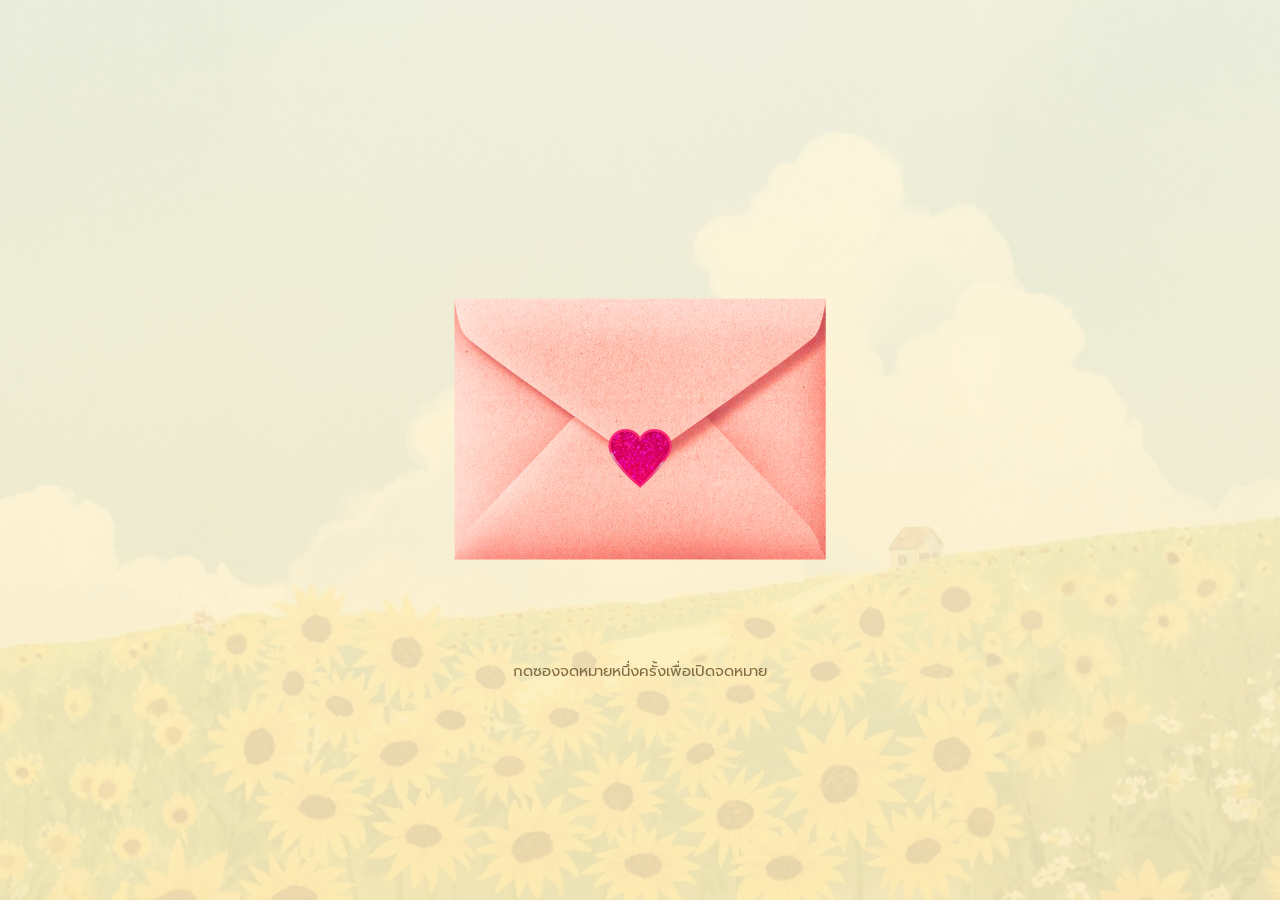
<file: index.html>
<!doctype html>
<html lang="th">
<head>
  <meta charset="utf-8" />
  <meta name="viewport" content="width=device-width, initial-scale=1.0"/>
  <title>Congratulations</title>

  <link href="https://fonts.googleapis.com/css2?family=Prompt:wght@300;500;600&display=swap" rel="stylesheet">
  <link rel="stylesheet" href="css/style.css" />
</head>

<body>

  <div class="container">
    <div class="shell center">
      <div class="page">

        <!-- ซองจดหมาย -->
        <div class="giftstage" id="giftStage">
          <img id="giftImg" src="assets/meg1.png" alt="letter">
        </div>

        <!-- ข้อความแนะนำ (ซ่อนเมื่อคลิกครั้งแรก) -->
        <p class="hint" id="hintText">
          กดซองจดหมายหนึ่งครั้งเพื่อเปิดจดหมาย
        </p>

        <!-- หลังเปิด -->
        <div class="result" id="result" style="display:none;">
          <div class="congrats">CONGRATULATIONS</div>

          <div class="next-btn-wrap">
            <a href="pass.html" class="btn">หน้าถัดไป</a>
          </div>
        </div>

      </div>
    </div>
  </div>

  <script src="js/anniversary.js"></script>
</body>
</html>
</file>
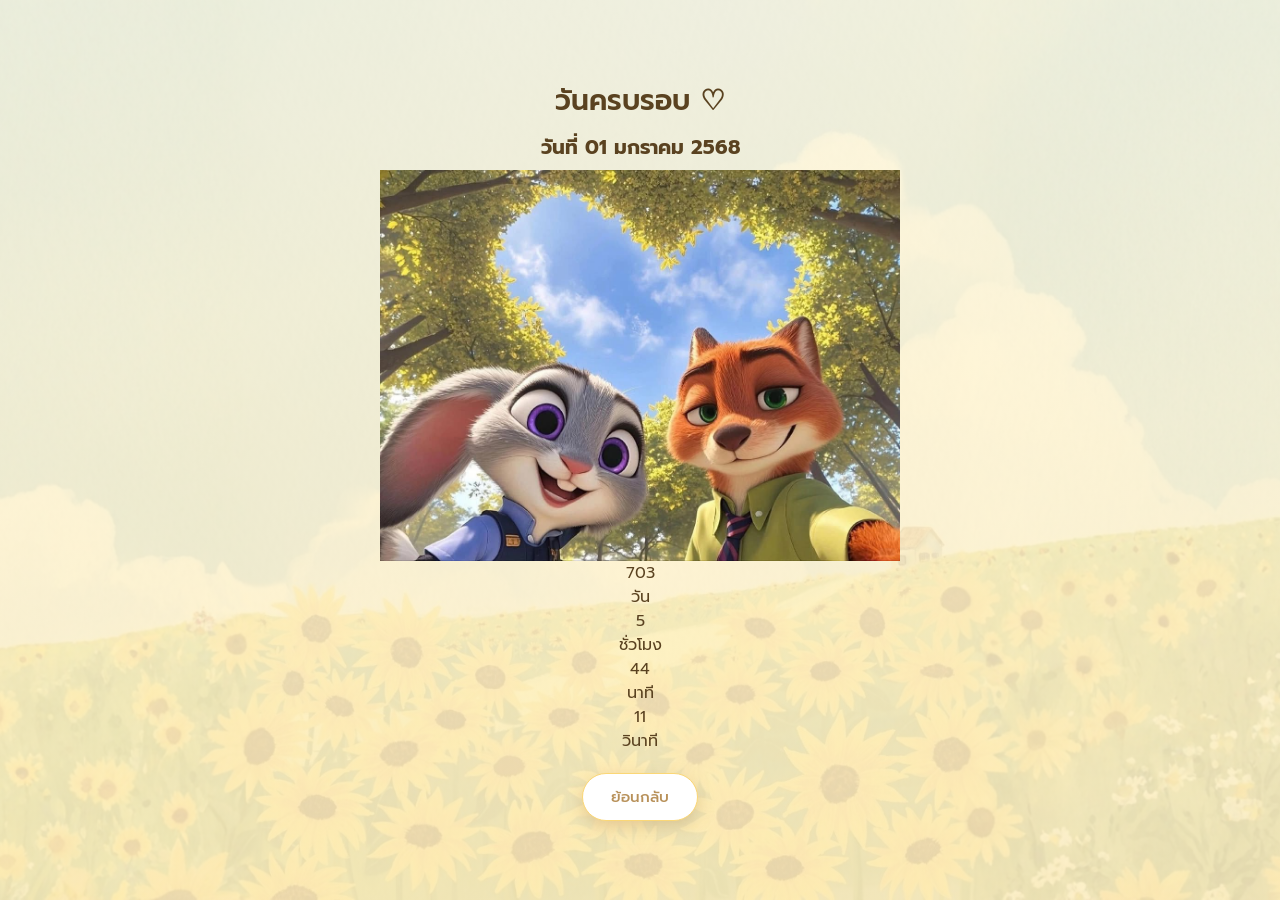
<file: days.html>
<!doctype html>
<html lang="th">
<head>
  <meta charset="utf-8" />
  <meta name="viewport" content="width=device-width,initial-scale=1" />
  <title>วันครบรอบ</title>
  <link href="https://fonts.googleapis.com/css2?family=Prompt:wght@300;400;500;600;700&display=swap" rel="stylesheet">
  <link rel="stylesheet" href="css/style.css" />
</head>
<body>
  <div class="container">
    <div class="shell center">
      <h1>วันครบรอบ ♡</h1>

      <div class="big-card">


        <!-- รูปตรงกลาง -->
           <h3> วันที่ 01 มกราคม 2568 </h3>
        <img src="assets/heart.png" class="center-img" alt="love" />

        <!-- กล่องเวลา -->
        <div class="time-grid">
          <div class="time-box">
            <div class="time-value" id="days">0</div>
            <div class="time-label">วัน</div>
          </div>

          <div class="time-box">
            <div class="time-value" id="hours">0</div>
            <div class="time-label">ชั่วโมง</div>
          </div>

          <div class="time-box">
            <div class="time-value" id="minutes">0</div>
            <div class="time-label">นาที</div>
          </div>

          <div class="time-box">
            <div class="time-value" id="seconds">0</div>
            <div class="time-label">วินาที</div>
          </div>
        </div>

        <div style="margin-top:20px;">
          <a class="btn secondary" href="menu.html">ย้อนกลับ</a>
        </div>
      </div>
    </div>
  </div>

  <script src="js/days.js"></script>
  
</body>
</html>
</file>
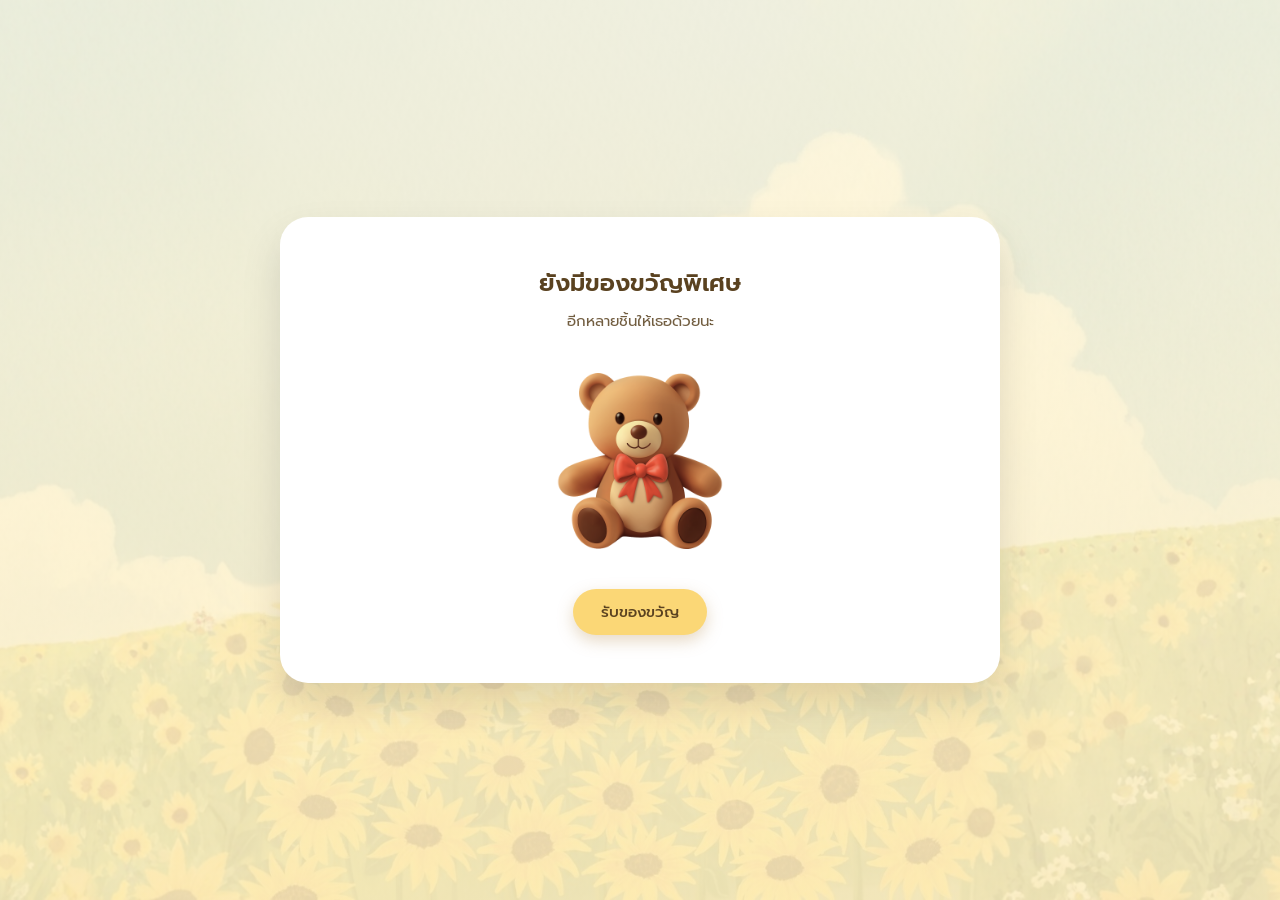
<file: gift.html>
<!doctype html>
<html lang="th">
<head>
  <meta charset="utf-8">
  <meta name="viewport" content="width=device-width, initial-scale=1.0">
  <title>ของขวัญ </title>
  <link href="https://fonts.googleapis.com/css2?family=Prompt:wght@300;400;500;600;700&display=swap" rel="stylesheet">

  <link rel="stylesheet" href="css/style.css">
</head>

<body>
  <div class="container">
     <div class="card">
    <div class="page">
    <div class="shell center big-card">
      <h2>ยังมีของขวัญพิเศษ </h2>
      <p class="subtle">อีกหลายชิ้นให้เธอด้วยนะ</p>

      <img src="assets/gif.png" class="cake-img" alt="gift gif">

      <div style="margin-top:18px;">
        <a href="menu.html" class="btn">รับของขวัญ</a>
      </div>
    </div>
  </div>
  
</body>
</html>
</file>
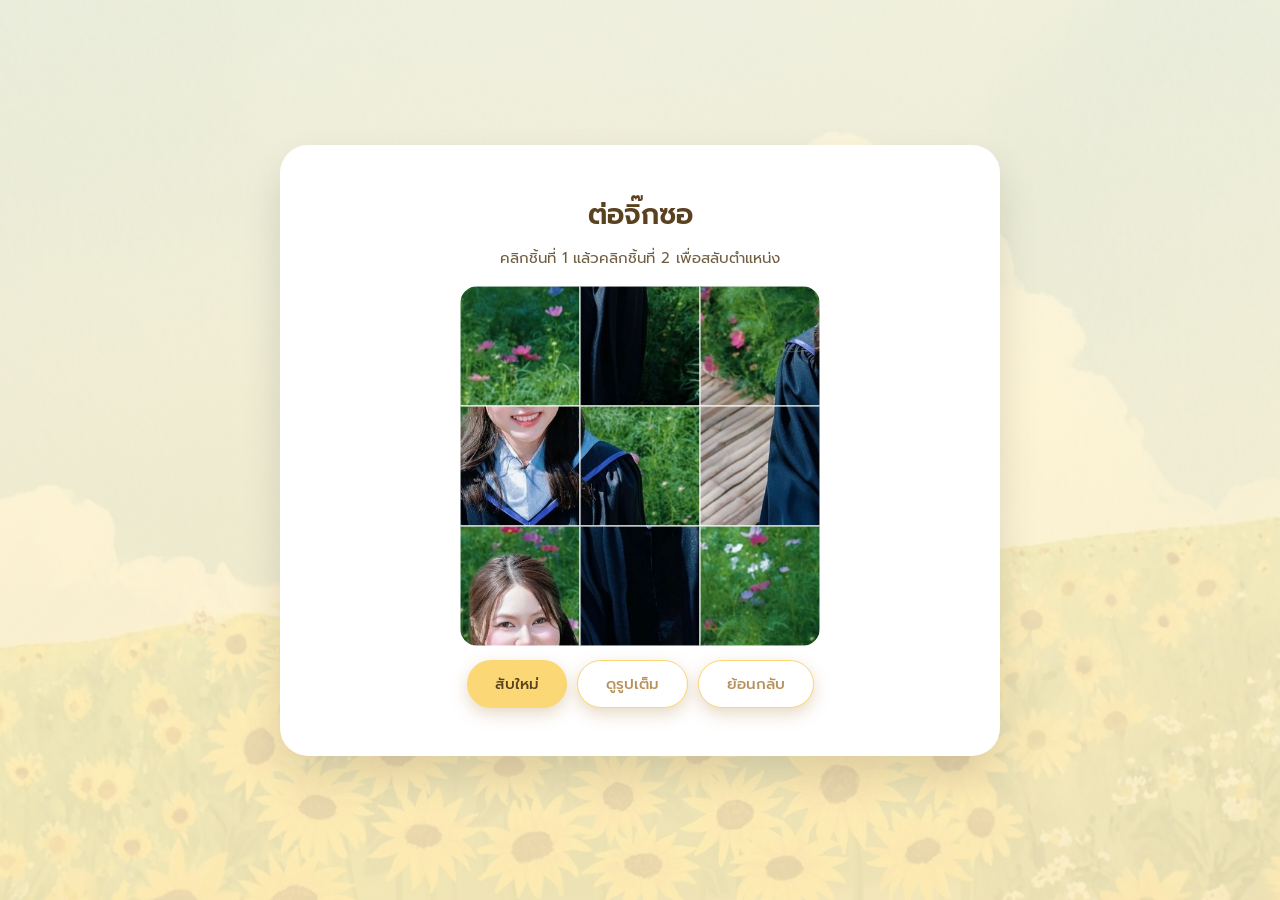
<file: jigsaw.html>
<!doctype html>
<html lang="th">
<head>
  <meta charset="utf-8" />
  <meta name="viewport" content="width=device-width,initial-scale=1" />
  <title>ต่อจิ๊กซอ</title>
  <link href="https://fonts.googleapis.com/css2?family=Prompt:wght@300;400;500;600;700&display=swap" rel="stylesheet">

  <link rel="stylesheet" href="css/style.css" />
</head>
<body>
  <div class="container">
     <div class="card">
    <div class="page">
    <div class="shell center">
      <h1>ต่อจิ๊กซอ</h1>
      <p class="subtle">คลิกชิ้นที่ 1 แล้วคลิกชิ้นที่ 2 เพื่อสลับตำแหน่ง</p>

      <div class="canvas-wrap">
        <canvas id="puzzle" width="600" height="600"></canvas>
      </div>

      <div style="margin-top:14px; display:flex; gap:10px; justify-content:center; flex-wrap:wrap;">
        <button class="btn" id="shuffleBtn">สับใหม่</button>
        <button class="btn secondary" id="showHintBtn">ดูรูปเต็ม</button>
        <a class="btn secondary" href="menu.html">ย้อนกลับ</a>
      </div>
    </div>
  </div>

  <div class="modal-backdrop" id="modalBackdrop">
    <div class="modal center">
      <h3>รูปเต็ม (ใบ้)</h3>
      <img src="assets/puzzle.jpg" alt="hint" style="width:100%; border-radius:18px;" />
      <div class="row">
        <button class="btn" id="closeModalBtn">ปิด</button>
      </div>
    </div>
  </div>

  <script src="js/jigsaw.js"></script>
  
</body>
</html>
</file>
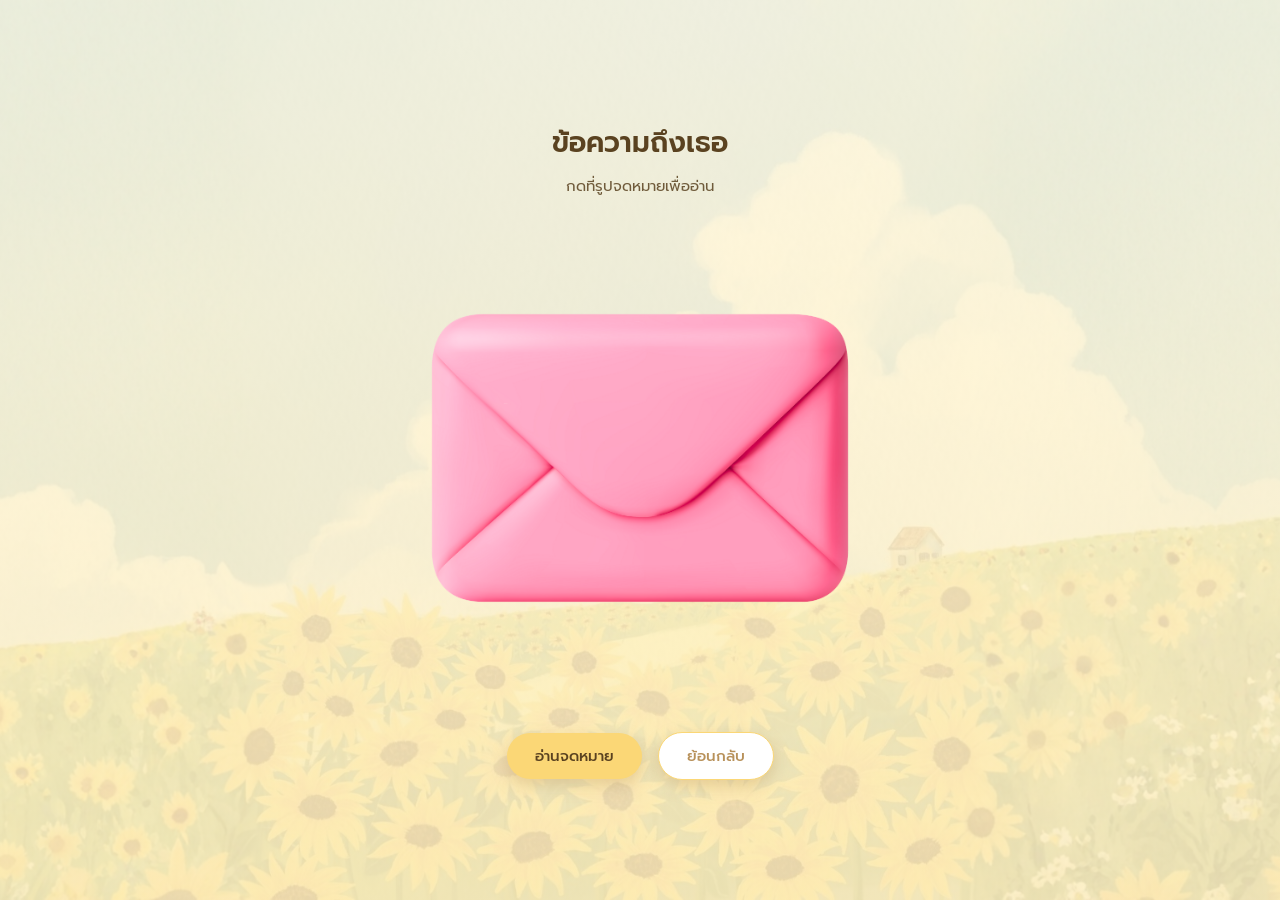
<file: letter.html>
<!doctype html>
<html lang="th">
<head>
  <meta charset="utf-8" />
  <meta name="viewport" content="width=device-width,initial-scale=1" />
  <title>ข้อความถึงเธอ</title>
  <link rel="stylesheet" href="css/style.css" />
</head>
<body>
  <div class="container">
    <div class="shell center">
      <h1>ข้อความถึงเธอ</h1>
      <div class="big-card">
        <p class="subtle">กดที่รูปจดหมายเพื่ออ่าน</p>

        <img
  src="assets/lettercover.png"
  alt="letter"
  id="openLetter"
  class="letter-img"
/>

        <div style="margin-top:14px;">
          <button class="btn" id="readBtn">อ่านจดหมาย</button>
          <a class="btn secondary" href="menu.html" style="margin-left:10px;">ย้อนกลับ</a>
        </div>
      </div>
    </div>
  </div>

  <div class="modal-backdrop" id="modalBackdrop">
    <div class="modal">
      <h3>ข้อความถึงเธอ 💌</h3>
      <p id="letterText"></p>
      <div class="row">
        <button class="btn" id="closeModalBtn">ปิด</button>
      </div>
    </div>
  </div>

  <script src="js/letter.js"></script>
  
</body>
</html>
</file>
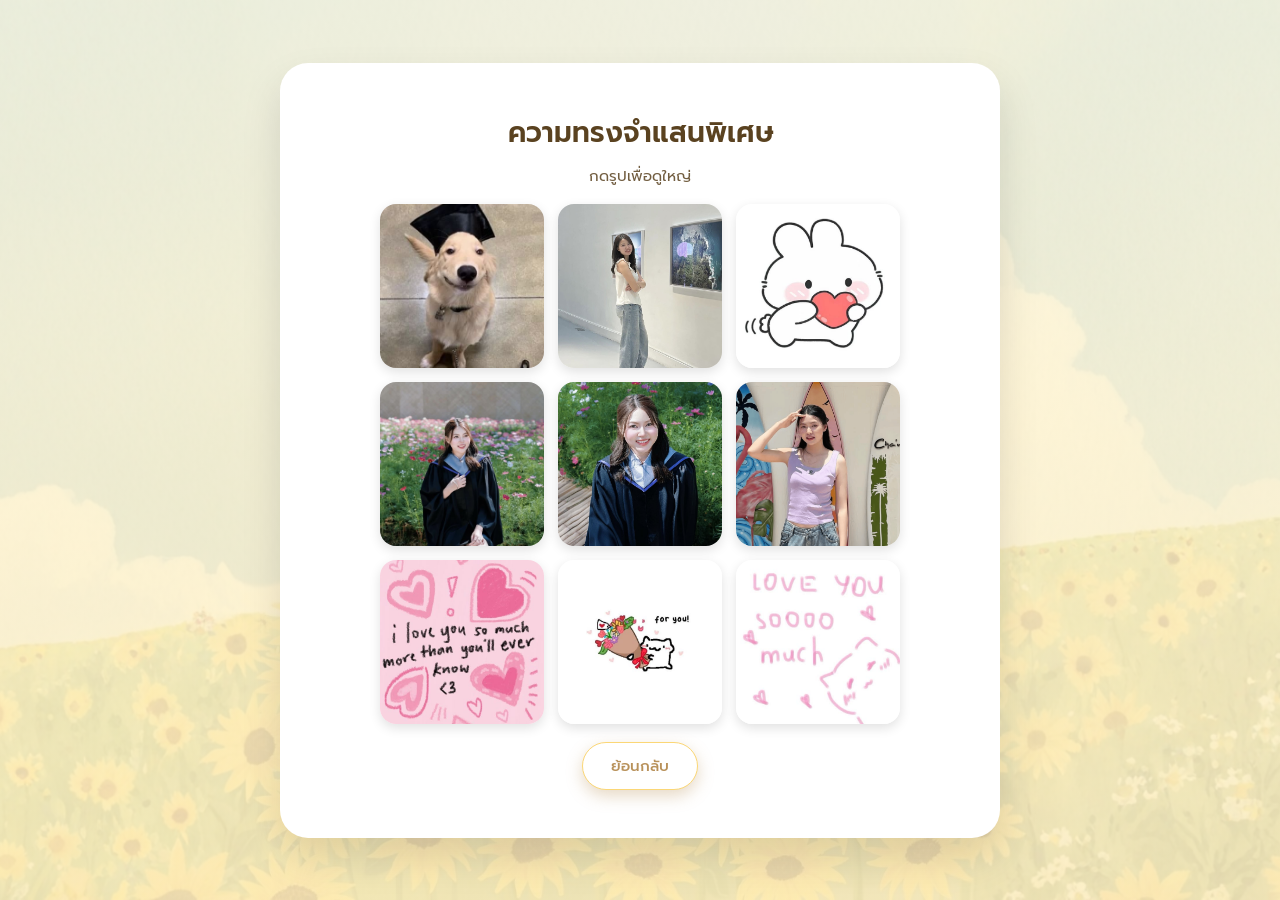
<file: memories.html>
<!doctype html>
<html lang="th">
<head>
  <meta charset="utf-8" />
  <meta name="viewport" content="width=device-width,initial-scale=1" />
  <title>ความทรงจำแสนพิเศษ</title>
  <link href="https://fonts.googleapis.com/css2?family=Prompt:wght@300;400;500;600;700&display=swap" rel="stylesheet">

  <link rel="stylesheet" href="css/style.css" />
</head>
<body>
  <div class="container">
     <div class="card">
    <div class="page">
    <div class="shell center">
      <h1>ความทรงจำแสนพิเศษ</h1>
      <p class="subtle">กดรูปเพื่อดูใหญ่</p>

      <div class="gallery" id="gallery"></div>

      <div style="margin-top:18px;">
        <a class="btn secondary" href="menu.html">ย้อนกลับ</a>
      </div>
    </div>
  </div>

  <div class="modal-backdrop" id="modalBackdrop">
    <div class="modal center">
      <img id="bigImg" alt="memory" style="width:100%; border-radius:18px; box-shadow: var(--shadow-soft);" />
      <div class="row">
        <button class="btn" id="closeModalBtn">ปิด</button>
      </div>
    </div>
  </div>

  <script src="js/memories.js"></script>
  
</body>
</html>
</file>
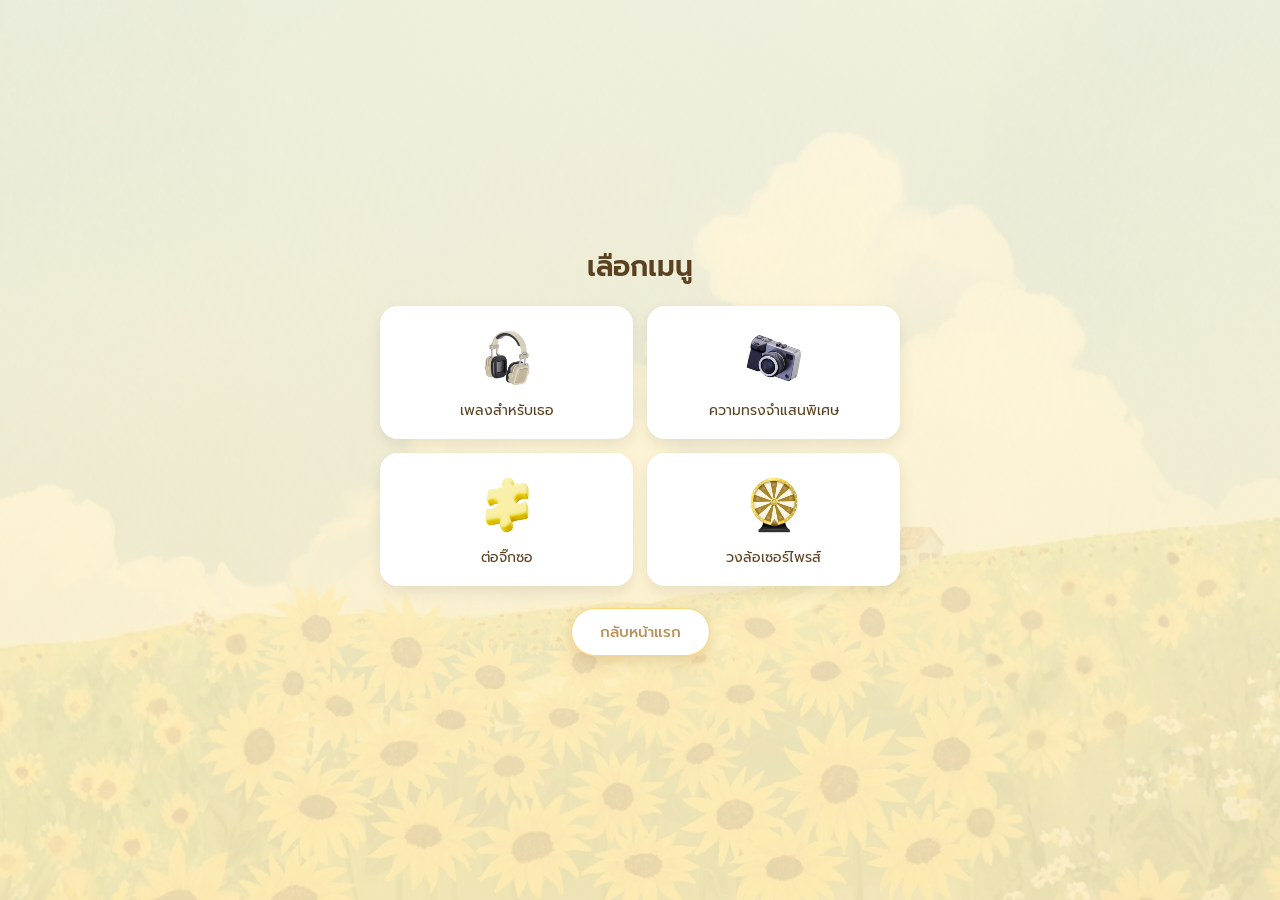
<file: menu.html>
<!doctype html>
<html lang="th">
<head>
  <meta charset="utf-8" />
  <meta name="viewport" content="width=device-width,initial-scale=1" />
  <title>เลือกเมนู</title>
  <link href="https://fonts.googleapis.com/css2?family=Prompt:wght@300;400;500;600;700&display=swap" rel="stylesheet">

  <link rel="stylesheet" href="css/style.css" />
</head>

<body>
  <div class="container">
    
    <div class="shell center">
      <h1>เลือกเมนู</h1>

      <div class="menu-grid">


        <a class="menu-item white" href="music.html">
          <img src="assets/3.png" class="menu-icon">
          <div class="label">เพลงสำหรับเธอ</div>
        </a>


        <a class="menu-item white" href="memories.html">
          <img src="assets/4.png" class="menu-icon">
          <div class="label">ความทรงจำแสนพิเศษ</div>
        </a>

        <a class="menu-item white" href="jigsaw.html">
          <img src="assets/5.png" class="menu-icon">
          <div class="label">ต่อจิ๊กซอ</div>
        </a>

        <a class="menu-item white" href="wheel.html">
          <img src="assets/6.png" class="menu-icon">
          <div class="label">วงล้อเซอร์ไพรส์</div>
        </a>

      </div>

      <div style="margin-top:22px;">
        <a class="btn secondary" href="index.html">กลับหน้าแรก</a>

      </div>
    </div>
  </div>
  <div class="bg-heart-layer">
</div>
</body>
</html>
</file>
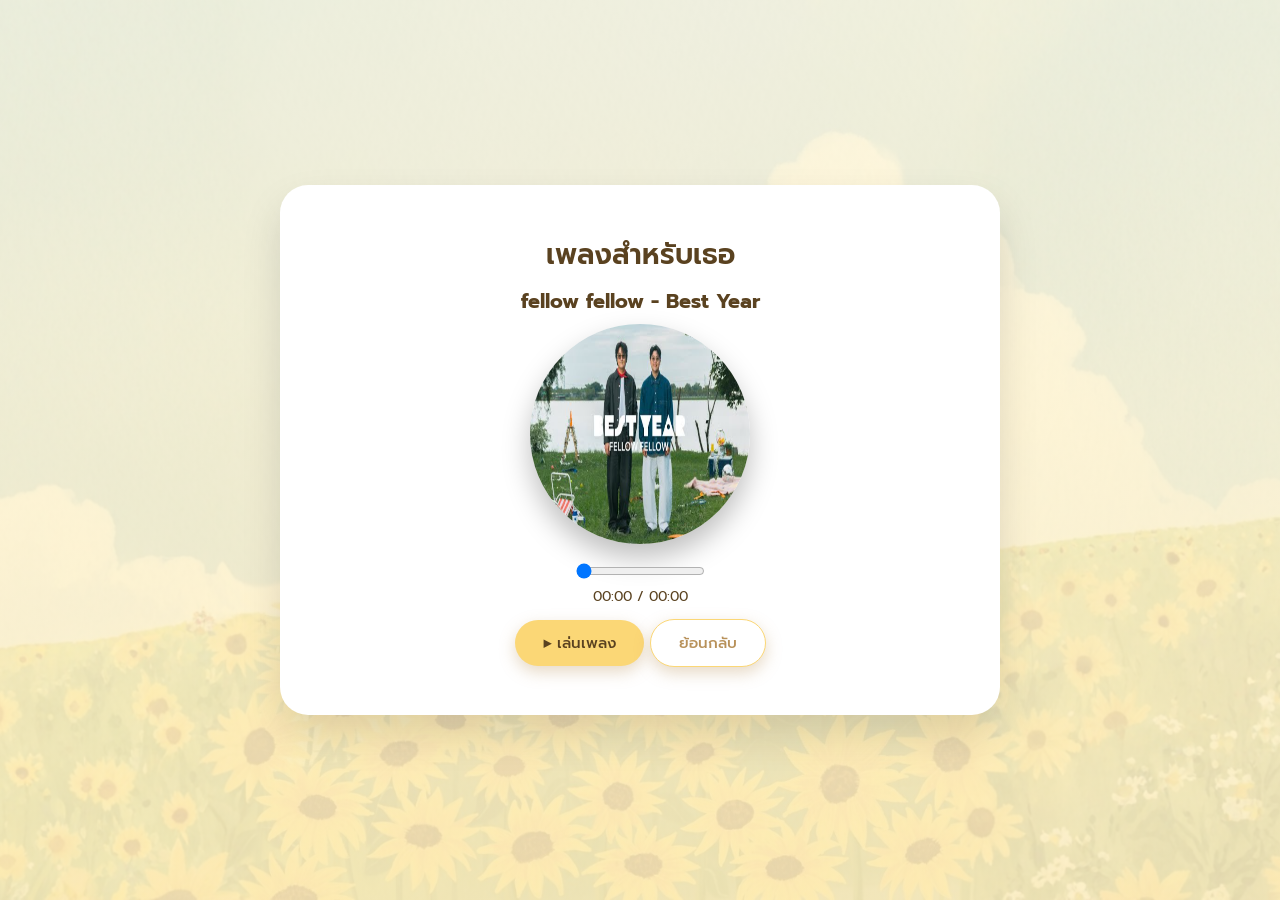
<file: music.html>
<!doctype html>
<html lang="th">
<head>
  <meta charset="utf-8">
  <meta name="viewport" content="width=device-width, initial-scale=1">
  <title>เพลงสำหรับเธอ</title>

  <link href="https://fonts.googleapis.com/css2?family=Prompt:wght@300;500;600&display=swap" rel="stylesheet">
  <link rel="stylesheet" href="css/style.css">
</head>
<body>

<div class="container">
   <div class="card">
    <div class="page">
  <div class="shell center">
     <h1>เพลงสำหรับเธอ </h1>
       <h3>fellow fellow - Best Year</h3>

    <div class="vinyl-wrap">
      <img src="assets/vinyl.png" class="vinyl" id="vinyl">
    </div>

    <audio id="music" src="assets/song.mp3"></audio>

    <input type="range" id="progress" value="0">
    <div style="font-size:14px;margin-bottom:12px;">
      <span id="currentTime">00:00</span> /
      <span id="duration">00:00</span>
    </div>

    <button class="btn" id="playBtn">▶ เล่นเพลง</button>
    <a class="btn secondary" href="menu.html">ย้อนกลับ</a>
  </div>
</div>

<script src="js/music.js"></script>
</body>
</html>
</file>
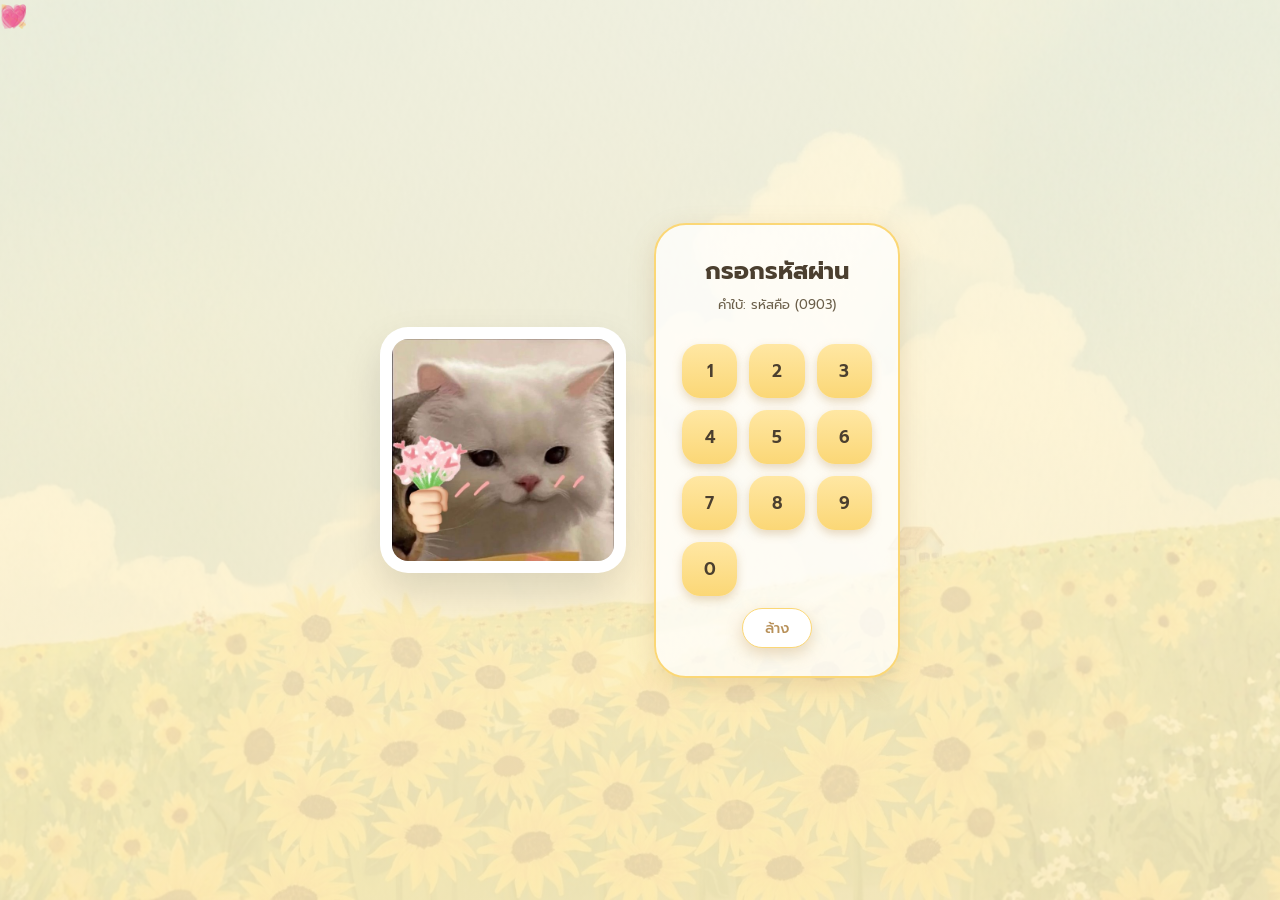
<file: pass.html>
<!doctype html>
<html lang="th">
<head>
  <meta charset="utf-8" />
  <meta name="viewport" content="width=device-width,initial-scale=1" />
  <title>ใส่รหัสผ่าน</title>
  <link href="https://fonts.googleapis.com/css2?family=Prompt:wght@300;400;500;600;700&display=swap" rel="stylesheet">

  <link rel="stylesheet" href="css/style.css" />
</head>

<body>
  <div class="container">
    <div class="shell">

      <!-- layout ซ้ายรูป ขวาใส่รหัส -->
      <div class="pass-layout">

        <!-- ฝั่งรูป -->
        <div class="pass-image">
          <img src="assets/pic1.png" alt="cute gif">
        </div>

        <!-- ฝั่งใส่รหัส -->
        <div class="pink-panel pass-box center">
          <h2>กรอกรหัสผ่าน</h2>
          <div class="note">คำใบ้: รหัสคือ (0903)</div>

          <div class="digits" id="digits"></div>
          <div class="keypad" id="keypad"></div>

          <div style="margin-top:12px;">
            <button class="btn secondary" id="clearBtn">ล้าง</button>
          </div>
        </div>

      </div>
    </div>
  </div>

  <!-- modal -->
  <div class="modal-backdrop" id="modalBackdrop">
    <div class="modal center">
      <h3 id="modalTitle">ลองใหม่</h3>
      <p id="modalMsg">รหัสไม่ถูกต้อง ลองใหม่อีกครั้งนะ</p>
      <div class="row">
        <button class="btn" id="closeModalBtn">ปิด</button>
      </div>
    </div>
  </div>

  <script src="js/pass.js"></script>
  <div class="bg-heart-layer">
  <span>💗</span>
  <span>💖</span>
  <span>💕</span>
  <span>💘</span>
  <span>💞</span>
  <span>💓</span>
</div>
</body>
</html>
</file>
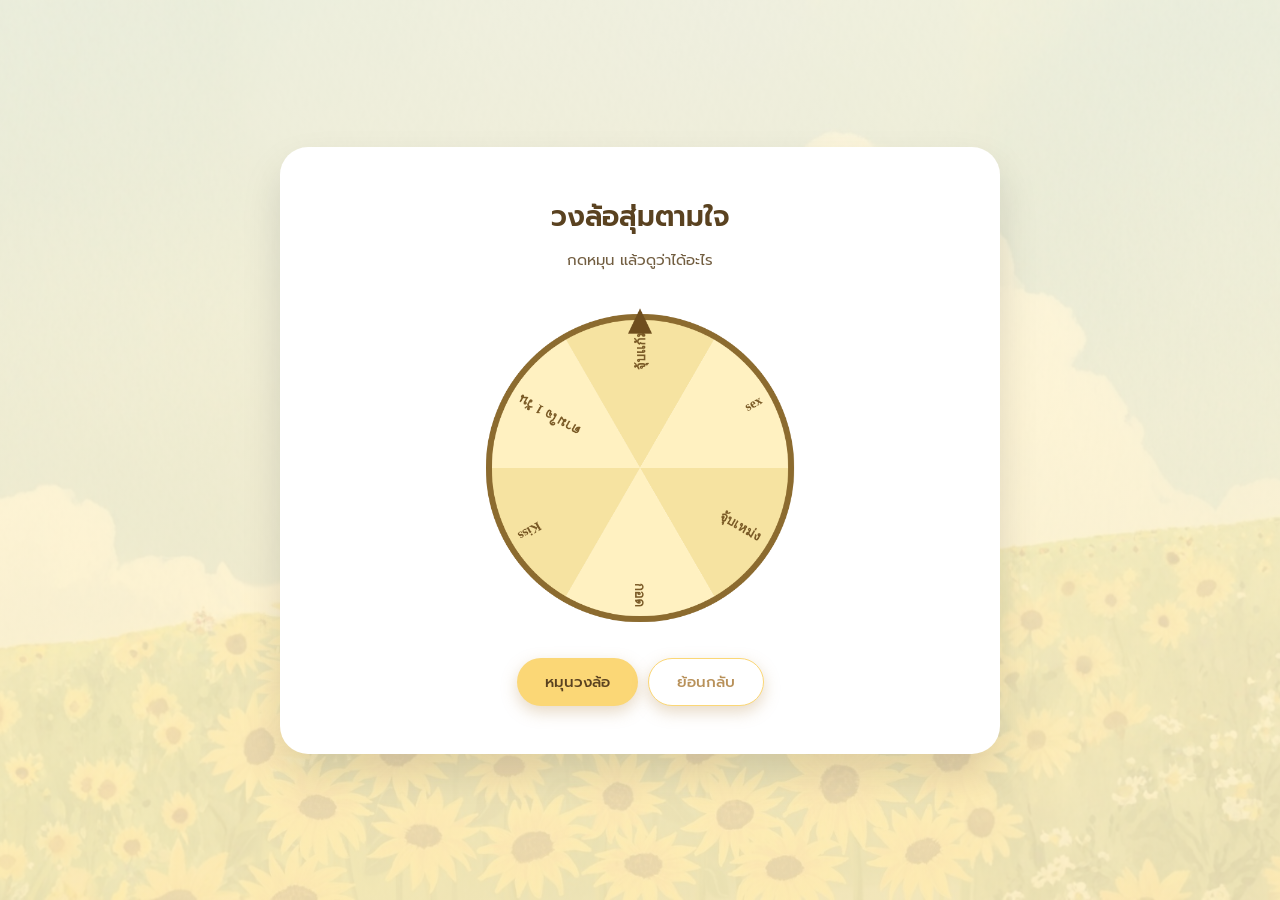
<file: wheel.html>
<!doctype html>
<html lang="th">
<head>
  <meta charset="utf-8" />
  <meta name="viewport" content="width=device-width,initial-scale=1" />
  <title>วงล้อสุ่มตามใจ</title>
  <link href="https://fonts.googleapis.com/css2?family=Prompt:wght@300;400;500;600;700&display=swap" rel="stylesheet">

  <link rel="stylesheet" href="css/style.css" />
</head>
<body>
  <div class="container">
     <div class="card">
    <div class="page">
    <div class="shell center">
      <h1>วงล้อสุ่มตามใจ</h1>
      <p class="subtle">กดหมุน แล้วดูว่าได้อะไร </p>

      <div class="wheel-wrap">
        <canvas id="wheel" width="600" height="600"></canvas>
        

        <div style="margin-top:10px; display:flex; gap:10px; justify-content:center; flex-wrap:wrap;">
          <button class="btn" id="spinBtn">หมุนวงล้อ</button>
          <a class="btn secondary" href="menu.html">ย้อนกลับ</a>
        </div>
      </div>
    </div>
  </div>

  <div class="modal-backdrop" id="modalBackdrop">
    <div class="modal center">
      <h3>ผลลัพธ์ของวงล้อคือ…</h3>
      <p id="resultText" style="font-size:18px; font-weight:800; color:#c9933d;"></p>
      <div class="row">
        <button class="btn" id="closeModalBtn">ปิด</button>
      </div>
    </div>
  </div>

  <script src="js/wheel.js"></script>
</div>
</body>
</html>
</file>
<file: css/style.css>
/* =====================================================
   FONT (GLOBAL)
===================================================== */
@import url('https://fonts.googleapis.com/css2?family=Prompt:wght@300;400;500;600;700&display=swap');


/* =====================================================
   RESET + BASE
===================================================== */
*{
  box-sizing:border-box;
  margin:0;
  padding:0;
  font-family:"Prompt", sans-serif;
}

html, body{
  width:100%;
  height:100%;
  overflow-x:hidden;
  color:#5a4220;
  background:#fff7da;
}

img{
  max-width:100%;
  display:block;
  height:auto;
}

a{
  color:inherit;
  text-decoration:none;
}


/* =====================================================
   BACKGROUND
===================================================== */
body{
  background:
    linear-gradient(180deg,rgba(255,247,218,.85),rgba(253,238,194,.85)),
    url("../assets/background.png") center/cover no-repeat fixed;

  display:flex;
  justify-content:center;
  align-items:center;
}


/* =====================================================
   LAYOUT CORE (LOCK SIZE ALL PAGES)
===================================================== */
.container{
  width:100%;
  min-height:100vh;
  display:flex;
  align-items:center;
  justify-content:center;
  padding:16px;
}

.shell{
  width:100%;
  max-width:520px;        /* 🔒 ล็อกความกว้าง */
  margin-inline:auto;

  background:rgba(255,255,255,0.65);
  backdrop-filter: blur(10px);

  border-radius:26px;
  padding:26px 22px 30px;

  border:1px solid rgba(255,255,255,0.9);
  box-shadow:0 14px 34px rgba(0,0,0,.12);

  position:relative;
  z-index:2;
}

.center{ text-align:center; }


/* =====================================================
   TYPOGRAPHY
===================================================== */
h1{
  font-size:28px;
  font-weight:600;
  margin-bottom:10px;
}

h2{
  font-size:24px;
  font-weight:600;
  margin-bottom:8px;
}

h3{
  font-size:20px;
  margin-bottom:8px;
}

p{
  font-size:15px;
  line-height:1.6;
}

.subtle{
  opacity:.85;
}

.small{
  font-size:13px;
  opacity:.75;
}


/* =====================================================
   BUTTONS
===================================================== */
.btn{
  display:inline-block;
  padding:12px 28px;
  border-radius:999px;
  font-size:15px;
  font-weight:500;
  border:none;
  cursor:pointer;

  background:#fbd776;
  color:#5a4220;

  box-shadow:0 6px 16px rgba(185,145,90,.35);
  transition:.2s ease;
}

.btn:hover{ filter:brightness(1.05); }
.btn:active{ transform:scale(.97); }

.btn.secondary{
  background:#fff;
  color:#b8915a;
  border:1px solid #fbd776;
}


/* =====================================================
   PAGE COMMON
===================================================== */
.page{
  width:100%;
}


/* ===============================
   GIFT IMAGE – FULL SCREEN FEEL
=============================== */

.giftstage{
  display:flex;
  justify-content:center;
  align-items:center;
}

/* ขนาดปกติ (meg1 / meg2) */
.giftstage img{
  width:150vw;          /* 🔥 ใหญ่กว่าของเดิม */
  max-width:600px;     /* กันใหญ่เกินบนจอใหญ่ */
  height:auto;
  transition:.45s ease;
}

/* ===============================
   FINAL IMAGE (meg3)
=============================== */
.gift-stage.final-open img{
  width:105vw;         /* 🔥 เต็มจอ */
  max-width:none;     /* ไม่จำกัดขนาด */
}

/* มือถือ */
@media (max-width:480px){
  .gift-stage img{
    width:98vw;        /* เกือบเต็มจอ */
  }

  .gift-stage.final-open img{
    width:100vw;       /* 🔥 เต็มหน้าจอ */
  }
}


.congrats{
  font-size:26px;
  font-weight:700;
  margin-bottom:14px;
  color:#b8915a;
}

.next-btn-wrap{
  margin-top:12px;
}
/* ===== Gift letter (mobile) ===== */
@media (max-width:480px){
  .gift-stage img{
    width:86vw;
    max-width:320px;
  }
}



/* =====================================================
   PASSWORD PAGE
===================================================== */
/* ===== Layout ===== */
.pass-layout{
  display:grid;
  grid-template-columns:1fr 1fr;
  gap:28px;
  align-items:stretch;
}
.pass-image,
.pass-box{
  width:100%;
}
@media (max-width:860px){
  .pass-layout{
    grid-template-columns:1fr;
  }
}


/* ===== Image side ===== */
.pass-image{
  flex:1;
  display:flex;
  justify-content:center;
  align-items:center;
}

.pass-image img{
  width:100%;
  max-width:360px;
  border-radius:28px;
  background:#ffffff;
  padding:12px;
  box-shadow:0 18px 40px rgba(0,0,0,.12);
}

/* ===== Password panel ===== */
.pass-box{
  flex:1;
  background:linear-gradient(135deg,#faf7f2,#f0ebe3);
  border-radius:32px;
  padding:28px 26px;
  box-shadow:0 24px 50px rgba(0,0,0,.15);
  text-align:center;
}

.pass-box h2{
  margin:0 0 6px;
  font-weight:700;
  color:#4b3f2f;
}

.pass-box .note{
  font-size:13px;
  color:#6b5f4a;
  margin-bottom:14px;
}

/* ===== dots ===== */
.digits{
  display:flex;
  justify-content:center;
  gap:10px;
  margin-bottom:16px;
}

.digits span{
  width:14px;
  height:14px;
  border-radius:50%;
  background:#d6cfc2;
  box-shadow:inset 0 0 0 2px #bfb7a6;
}

/* ===== keypad ===== */
.keypad{
  display:grid;
  grid-template-columns:repeat(3,1fr);
  gap:12px;
}

.keypad button{
  border:none;
  border-radius:18px;
  padding:14px 0;
  font-size:17px;
  font-weight:600;
  background:#ffffff;
  color:#4b3f2f;
  cursor:pointer;
  box-shadow:0 8px 18px rgba(0,0,0,.12);
  transition:.2s;
}

.keypad button:hover{
  transform:translateY(-2px);
  background:#f4f2ee;
}

/* ===== clear button ===== */
#clearBtn{
  border-radius:22px;
  padding:8px 22px;
}

/* ===== Responsive ===== */
@media (max-width:860px){
  .pass-layout{
    flex-direction:column;
  }

  .pass-image img{
    max-width:280px;
  }
}



/* =====================================================
   GIFT PAGE
===================================================== */
.big-card{
  width:100%;
}

.cake-img{
  width:220px;
  max-width:85%;
  margin:18px auto 0;
}


/* =====================================================
   MENU PAGE
===================================================== */
.menu-grid{
  width:100%;
  max-width:520px;
  margin:18px auto 0;

  display:grid;
  grid-template-columns:repeat(2,1fr);
  gap:14px;
}

.menu-item{
  background:#fff;
  border-radius:18px;
  padding:18px 12px;
  text-align:center;
  box-shadow:0 6px 16px rgba(0,0,0,.08);
  transition:.2s ease;
}

.menu-item:hover{
  transform:translateY(-4px);
}

.menu-icon{
  width:68px;
  margin:0 auto 8px;
}

.label{
  font-size:14px;
}


/* =====================================================
   MUSIC PAGE
===================================================== */
.music-wrap{
  margin:20px auto;
}

.vinyl-wrap{
  width:220px;
  height:220px;
  margin:0 auto 18px;
}

.vinyl{
  width:100%;
  height:100%;
  border-radius:50%;
  box-shadow:0 14px 28px rgba(0,0,0,.25);
  animation:none; /* ห้ามหมุนเอง */
}

/* หมุนเฉพาะตอนมี class spin */
.vinyl.spin{
  animation:spin 6s linear infinite;
}

@keyframes spin{
  from{ transform:rotate(0deg); }
  to{ transform:rotate(360deg); }
}

/* mobile */
@media(max-width:480px){
  .vinyl-wrap{
    width:180px;
    height:180px;
  }
}


/* ===============================
   MEMORY GALLERY – EQUAL SIZE
=============================== */
/* ===== MEMORY GALLERY FIX ===== */
.gallery{
  display:grid;
  grid-template-columns: repeat(3, 1fr);
  gap:14px;
  margin-top:16px;
}


@media(max-width:600px){
  .gallery{
    grid-template-columns: 1fr;
  }

  .gallery img{
    max-width:320px;
    margin:0 auto;
  }
}


.gallery img{
  width:100%;
  aspect-ratio: 1 / 1;     /* 🔥 บังคับเป็นสี่เหลี่ยมจตุรัส */
  object-fit: cover;      /* 🔥 ครอบรูป ไม่ยืด */
  border-radius:16px;     /* ขอบมน */
  cursor:pointer;
  box-shadow:0 4px 12px rgba(0,0,0,.12);
  transition:.25s ease;
}

.gallery img:hover{
  transform:scale(1.03);
}


/* hover นิดเดียวให้ดูมีชีวิต */
.gallery img:hover{
  transform:scale(1.05);
}


/* =====================================================
   JIGSAW PAGE
===================================================== */
.jigsaw-wrap{
  width:100%;
  padding:10px;
}

.jigsaw-wrap canvas{
  width:100%;
  border-radius:18px;
  display:block;
}


/* ===============================
   WHEEL CANVAS FIT CARD
=============================== */
.wheel-wrap{
  width:100%;
  max-width:100%;
  display:flex;
  flex-direction:column;
  align-items:center;
  margin-top:16px;
}

/* canvas วงล้อ */
.wheel-wrap canvas{
  width:100%;
  max-width:360px;       /* พอดีการ์ดแนวตั้ง */
  height:auto;
  aspect-ratio:1 / 1;   /* วงกลมไม่เบี้ยว */
  border-radius:50%;
}


/* =====================================================
   MODAL
===================================================== */
.modal-backdrop{
  position:fixed;
  inset:0;
  background:rgba(0,0,0,.4);
  display:none;
  align-items:center;
  justify-content:center;
  z-index:1000;
}

.modal{
  background:#fff;
  padding:22px;
  border-radius:18px;
  width:90%;
  max-width:360px;
  text-align:center;
}

.modal h3{
  margin-bottom:8px;
}

.modal p{
  font-size:14px;
  margin-bottom:14px;
}


/* =====================================================
   HEART BACKGROUND EFFECT
===================================================== */
.bg-heart-layer{
  position:fixed;
  inset:0;
  pointer-events:none;
  z-index:0;
}

.bg-heart-layer span{
  position:absolute;
  font-size:22px;
  opacity:.3;
  animation:float 14s linear infinite;
}

@keyframes float{
  from{ transform:translateY(110vh); }
  to{ transform:translateY(-120px); }
}


/* =====================================================
   RESPONSIVE (PHONE)
===================================================== */
@media(max-width:480px){
  h1{ font-size:24px; }
  h2{ font-size:21px; }

  .menu-icon{ width:60px; }
  .vinyl-wrap{ width:180px; height:180px; }

  .gallery img{ height:140px; }
}

/* =============================
   PASS PAGE – SOFT UPGRADE
   (CSS ONLY, HTML เดิม)
============================= */

.pass-layout{
  align-items:center;
}

.pink-panel{
  background:rgba(255,255,255,.75);
  border:2px solid #fbd776;
  box-shadow:0 8px 24px rgba(185,145,90,.25);
  transition:.3s;
}

.pink-panel:hover{
  transform:translateY(-2px);
}

.digits{
  font-size:26px;
  letter-spacing:10px;
  color:#b8915a;
  text-align:center;
  transition:.2s;
}

.keypad button{
  background:linear-gradient(180deg,#ffe7a3,#fbd776);
  box-shadow:0 4px 10px rgba(185,145,90,.35);
  transition:.2s;
}

.keypad button:hover{
  transform:scale(1.06);
}

.keypad button:active{
  transform:scale(.96);
}

/* เอฟเฟกต์เด้งเบาๆ เวลากด */
@keyframes tap{
  0%{transform:scale(1);}
  50%{transform:scale(1.08);}
  100%{transform:scale(1);}
}

.keypad button{
  animation:tap .15s ease;
}

/* หัวใจเบาๆ ด้านหลัง */
.pass-box{
  position:relative;
}

.pass-box::after{
  content:"";
  position:absolute;
  left:50%;
  bottom:-34px;
  transform:translateX(-50%);
  opacity:.5;
  font-size:20px;
  animation:blink 1.6s infinite;
}

@keyframes blink{
  0%,100%{opacity:.6;}
  50%{opacity:.2;}
}


/* =============================
   CONGRATS PAGE (CSS ONLY)
============================= */

/* จัดหน้าให้อยู่กลางจอจริง */
.container{
  align-items:center;
}

/* ทำให้กรอบขาวโปร่ง/แทบไม่รู้สึกว่ามี */
.shell{
  background:transparent;
  box-shadow:none;
  border:none;
  backdrop-filter:none;
  padding:0;
}

/* ระยะห่างหน้า */
.page{
  padding-top:20px;
  padding-bottom:20px;
}

/* ซองจดหมาย */
.gift-stage img{
  width:730px;          /* 🔥 ขยายรูป */
  max-width:430vw;
  transition:.35s ease;
}

/* hover หรือแตะแล้วดูมีชีวิต */
.gift-stage img:hover{
  transform:scale(1.05);
}

/* ข้อความแนะนำ */
.hint{
  margin-top:18px;
  font-size:15px;
  opacity:.75;
}

/* หลังเปิดจดหมาย */
.result{
  margin-top:26px;
  animation:fadeUp .6s ease both;
}

/* ตัวอักษร CONGRATULATIONS */
.congrats{
  font-size:30px;
  letter-spacing:2px;
  color:#b8915a;
}

/* ปุ่ม */
.next-btn-wrap{
  margin-top:18px;
}

/* animation */
@keyframes fadeUp{
  from{
    opacity:0;
    transform:translateY(14px);
  }
  to{
    opacity:1;
    transform:none;
  }
}

/* =============================
   MOBILE ADJUST
============================= */
@media(max-width:480px){
  .gift-stage img{
    width:220px;
  }

  .congrats{
    font-size:26px;
  }
}

/* =====================================================
   CARD WRAPPER (ADD ONLY)
===================================================== */
.card{
  background:#ffffff;
  border-radius:28px;
  padding:28px 32px;

  /* ทำให้การ์ดกว้างแนวนอน */
  width:100%;
  max-width:720px;

  /* จัดกลางเหมือนเดิม */
  margin:0 auto;

  /* เงานุ่ม */
  box-shadow:0 20px 40px rgba(0,0,0,.12);
}
@media(max-width:480px){
  .card{
    padding:22px 18px;
    max-width:100%;
  }
}

/* ===============================
   PUZZLE CANVAS FIT CARD
=============================== */
.canvas-wrap{
  width:100%;
  max-width:100%;
  display:flex;
  justify-content:center;
  margin-top:16px;
}

/* ทำให้ canvas ย่อ–ขยายตามการ์ด */
.canvas-wrap canvas{
  width:100%;
  max-width:360px;   /* ให้พอดีกับ card แนวตั้ง */
  height:auto;
  aspect-ratio:1 / 1;  /* รักษาสี่เหลี่ยม */
  border-radius:18px;
}
</file>
